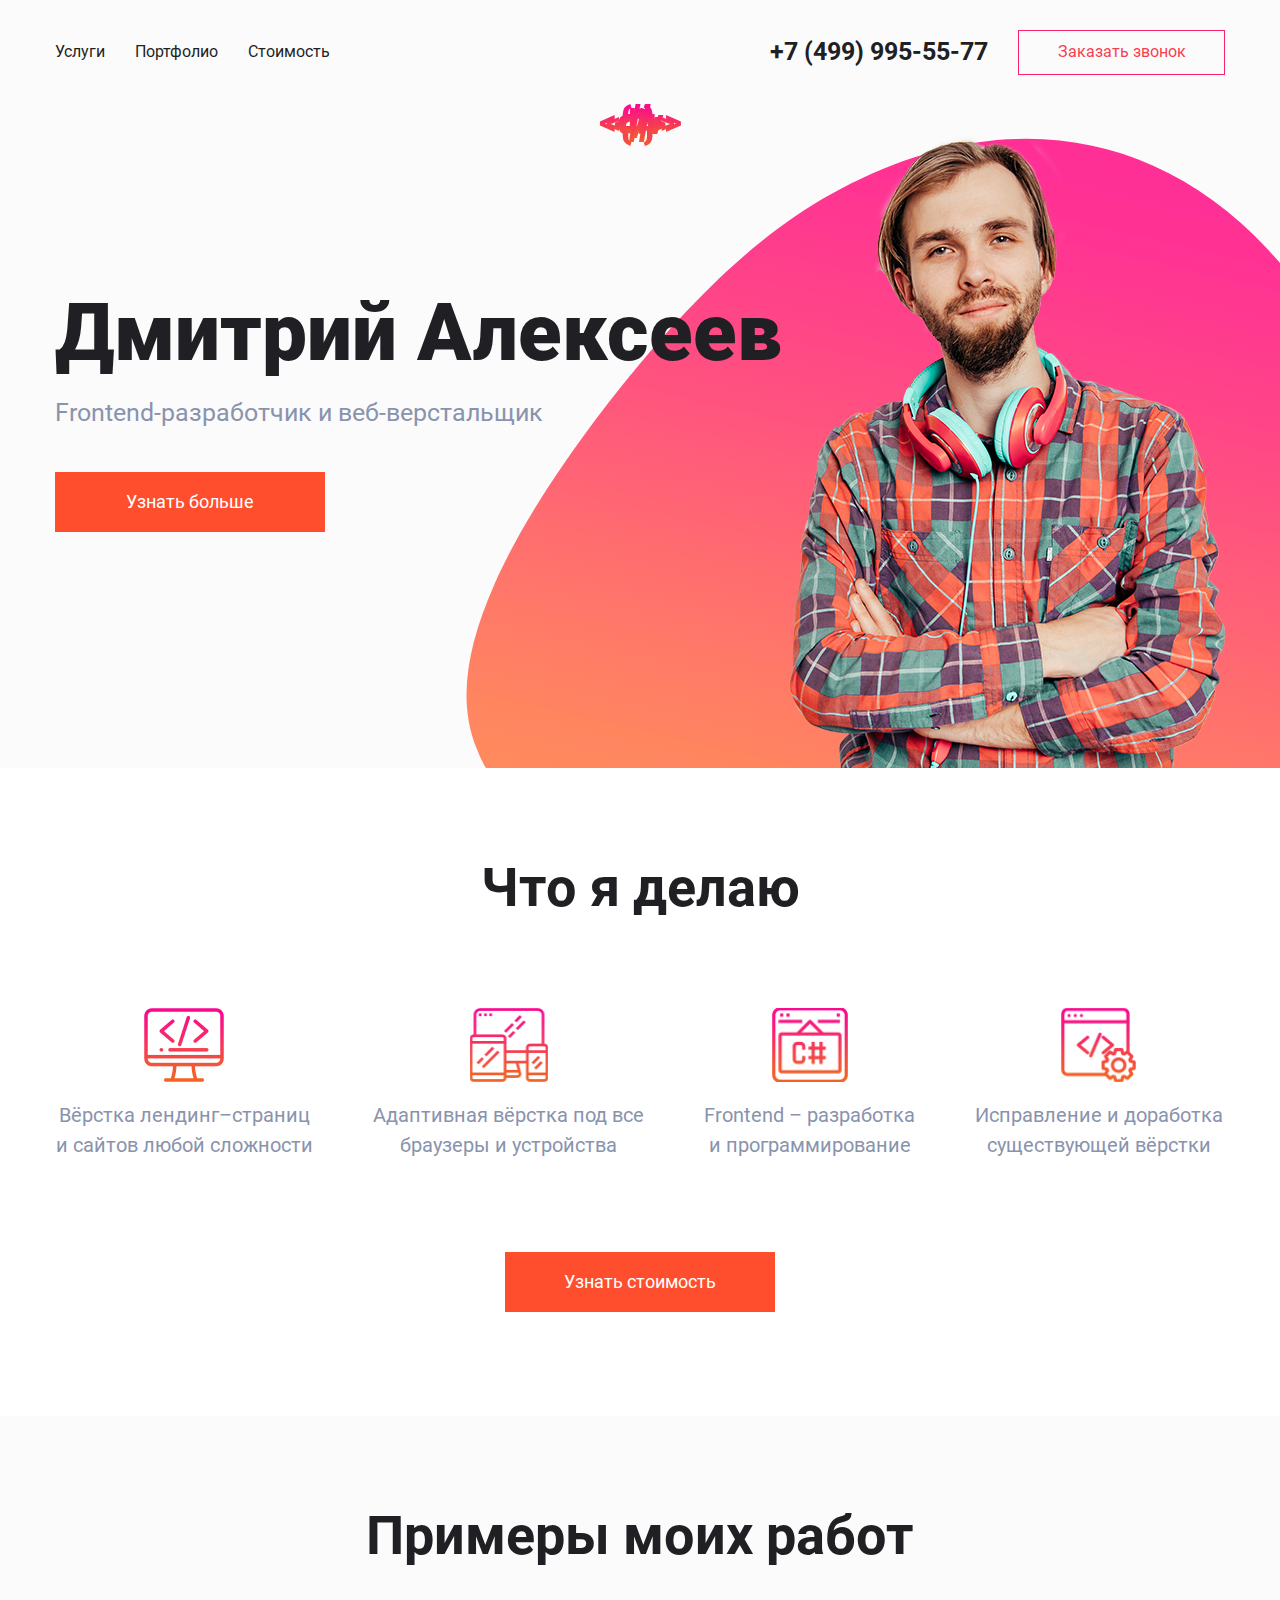
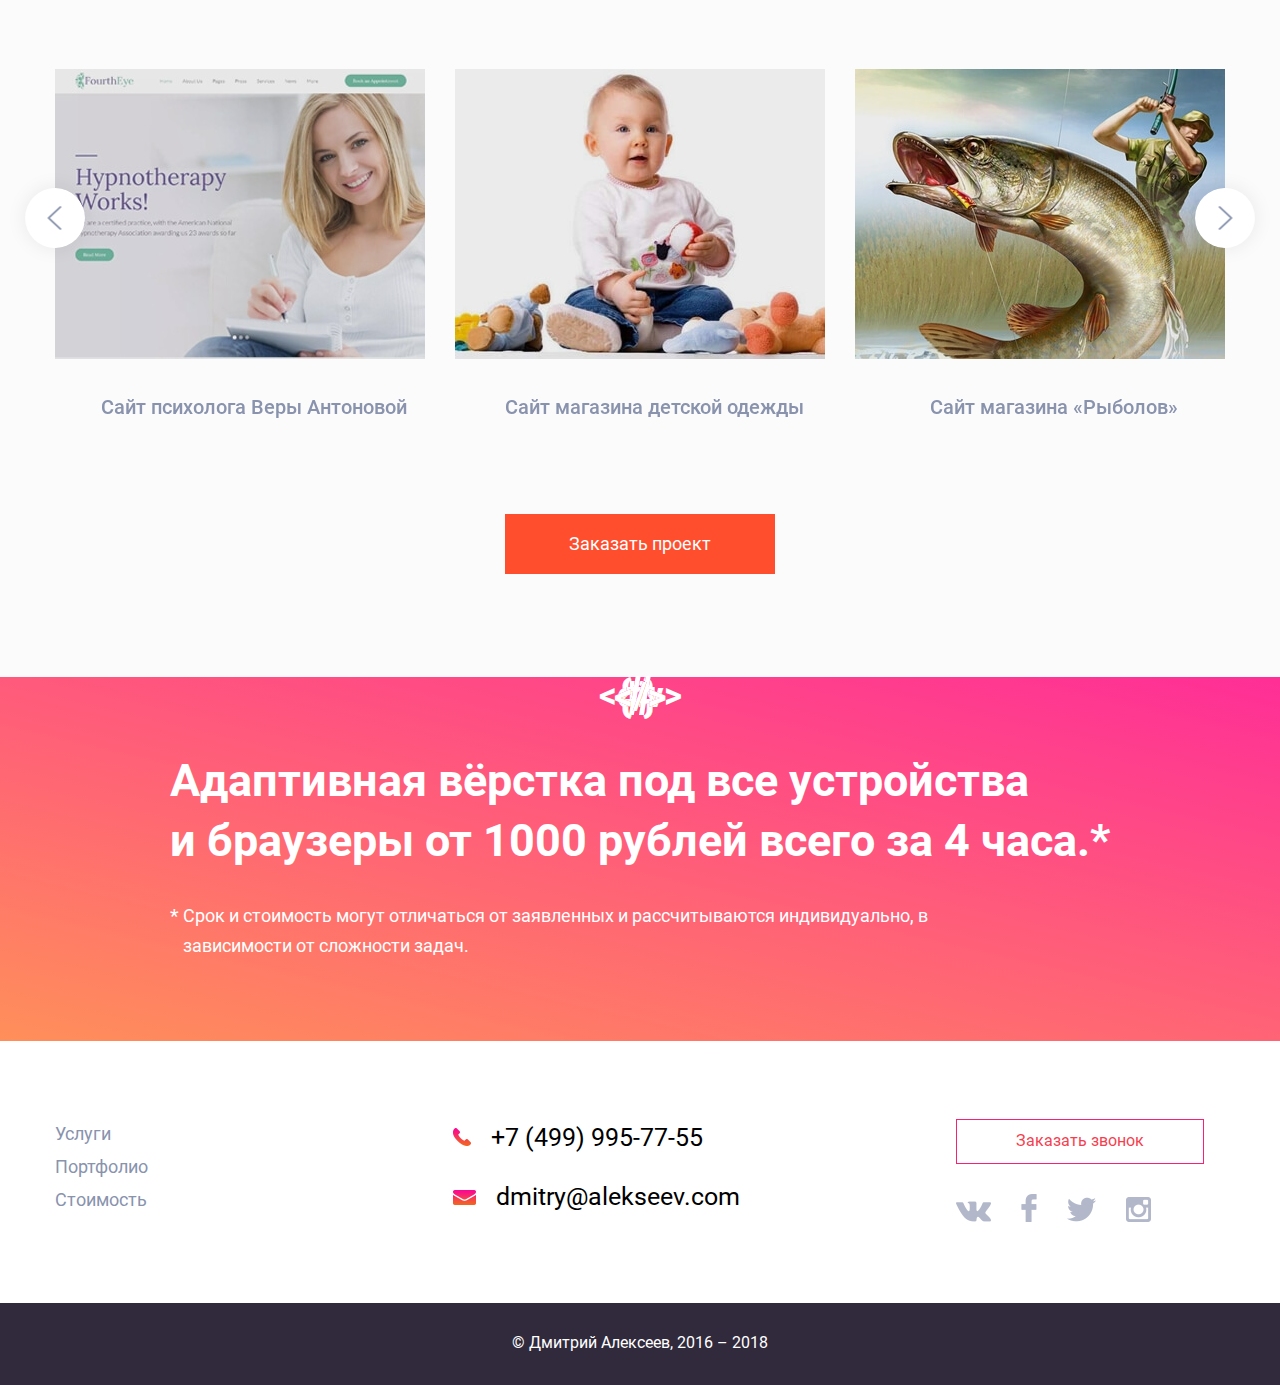
<file: index.html>
<!DOCTYPE html><html lang="ru"><head><meta charset="UTF-8"><meta name="viewport" content="width=device-width,initial-scale=1"><meta name="msapplication-TileColor" content="#da532c"><meta name="theme-color" content="#ffffff"><meta http-equiv="X-UA-Compatible" content="ie=edge"><meta name="description" content="Frontend, адаптивная и кроссбраузерная вёрстка сайтов, HTML5, CSS3, SCSS, Gulp, JavaScript"><title>Дмитрий Алексеев. Сайт-портфолио.</title><!-- icons --><link rel="apple-touch-icon" sizes="180x180" href="/apple-touch-icon.png"><link rel="icon" type="image/png" sizes="32x32" href="/favicon-32x32.png"><link rel="icon" type="image/png" sizes="16x16" href="/favicon-16x16.png"><link rel="mask-icon" href="/safari-pinned-tab.svg" color="#5bbad5"><!-- preload fonts --><!-- woff2 --><link rel="preload" href="fonts/Roboto-Regular.woff2" as="font" type="font/woff2" crossorigin="anonymous"><link rel="preload" href="fonts/Roboto-Medium.woff2" as="font" type="font/woff2" crossorigin="anonymous"><link rel="preload" href="fonts/Roboto-Bold.woff2" as="font" type="font/woff2" crossorigin="anonymous"><link rel="preload" href="fonts/Roboto-Black.woff2" as="font" type="font/woff2" crossorigin="anonymous"><!-- woff --><link rel="preload" href="fonts/Roboto-Regular.woff" as="font" type="font/woff" crossorigin="anonymous"><link rel="preload" href="fonts/Roboto-Medium.woff" as="font" type="font/woff" crossorigin="anonymous"><link rel="preload" href="fonts/Roboto-Bold.woff" as="font" type="font/woff" crossorigin="anonymous"><link rel="preload" href="fonts/Roboto-Black.woff" as="font" type="font/woff" crossorigin="anonymous"><!-- CSS --><link rel="stylesheet" href="css/main.min.css" type="text/css"><noscript><meta http-equiv="refresh" content="0; url=modalForm.html"></noscript></head><body class="body js-body no-js"><div class="site-container"><header class="header js-header"><div class="container header__container"><button class="header__burger burger btn-reset js-nav-btn" aria-label="Кнопка для меню навигации"></button><nav class="nav header__nav"><ul class="nav__list"><li class="nav__item"><a href="#skills" class="nav__link js-anchor">Услуги</a></li><li class="nav__item"><a href="#works" class="nav__link js-anchor">Портфолио</a></li><li class="nav__item"><a href="#cost" class="nav__link js-anchor">Стоимость</a></li></ul></nav><a href="tel:+74999955577" class="call-tel">+7 (499) 995-55-77</a> <button class="call-icon btn-reset js-open-modal" aria-label="Заказать звонок"></button> <button class="call-btn btn-reset js-open-modal">Заказать звонок</button></div></header><main class="main-content js-main-content" aria-hidden="false"><section id="about" class="about"><div class="outer about__outer"><div class="container about__container"><h2 class="visually-hidden">Обо мне</h2><div class="tags"><span class="tag brases">&#123;&nbsp;&#125;</span> <span class="tag div div--one">&lt;div&gt;</span> <span class="tag div div--two">&lt;div&gt;</span> <span class="tag lattice">&#35;</span> <span class="tag end-tag end-tag--one">&lt;&#47;&gt;</span> <span class="tag end-tag end-tag--two">&lt;&#47;&gt;</span></div><div class="about__text text-block"><h3 class="text-block__title">Дмитрий Алексеев</h3><p class="text-block__subtitle">Frontend-разработчик и веб-верстальщик</p><a href="#skills" class="about__link btn-reset link link--fill js-anchor">Узнать больше</a></div><picture class="about__photo main-photo"><!-- webp --><source media="(max-width: 1023px)" type="image/webp" srcset="img/main-photo__320.webp, img/main-photo__320@2x.webp 2x"><source type="image/webp" srcset="img/main-photo.webp, img/main-photo@2x.webp 2x"><!-- png --><source media="(max-width: 1023px)" srcset="img/main-photo__320.png, img/main-photo__320@2x.png 2x"><img src="img/main-photo.png" alt="Парень с бородой в наушниках на шее и в клетчатой рубашке, фото по пояс" srcset="img/main-photo@2x.png 2x"></picture></div></div></section><section id="skills" class="skills"><div class="container skills__container"><h2 class="skills__title section-title">Что я делаю</h2><ul class="skills__list services"><li class="services__item services__item--layout"><p class="services__text">Вёрстка лендинг–страниц<br>и сайтов любой сложности</p></li><li class="services__item services__item--adaptive"><p class="services__text">Адаптивная вёрстка под все браузеры и устройства</p></li><li class="services__item services__item--code"><p class="services__text">Frontend – разработка и программирование</p></li><li class="services__item services__item--correct"><p class="services__text">Исправление и доработка существующей вёрстки</p></li></ul><a href="#cost" class="skills__link btn-reset link link--fill js-anchor">Узнать стоимость</a></div></section><section id="works" class="works"><div class="container works__container"><h2 class="works__title section-title">Примеры моих работ</h2><div class="works-slider"><div class="swiper-wrapper"><div class="swiper-slide"><figure class="works__content"><picture><!-- webp --><source media="(max-width: 1023px)" srcset="img/anna-site__320.webp, img/anna-site__320@2x.webp 2x"><source media="(max-width: 1200px)" srcset="img/anna-site__1024.webp, img/anna-site__1024@2x.webp 2x"><!-- jpg --><source media="(max-width: 1023px)" srcset="img/anna-site__320.jpg, img/anna-site__320@2x.jpg 2x"><source media="(max-width: 1200px)" srcset="img/anna-site__1024.jpg, img/anna-site__1024@2x.jpg 2x"><img src="img/anna-site.jpg" alt="Фото главной страницы сайта гипнотерапии" class="works__image" srcset="img/anna-site@2x.jpg 2x"></picture><figcaption class="works__descr">Сайт психолога Веры Антоновой</figcaption></figure></div><div class="swiper-slide"><figure class="works__content"><picture><!-- webp --><source media="(max-width: 1023px)" srcset="img/baby-site__320.webp, img/baby-site__320@2x.webp 2x"><source media="(max-width: 1200px)" srcset="img/baby-site__1024.webp, img/baby-site__1024@2x.webp 2x"><!-- jpg --><source media="(max-width: 1023px)" srcset="img/baby-site__320.jpg, img/baby-site__320@2x.jpg 2x"><source media="(max-width: 1200px)" srcset="img/baby-site__1024.jpg, img/baby-site__1024@2x.jpg 2x"><img src="img/baby-site.jpg" alt="Фото главной страницы сайта гипнотерапии" class="works__image" srcset="img/baby-site@2x.jpg 2x"></picture><figcaption class="works__descr">Сайт магазина детской одежды</figcaption></figure></div><div class="swiper-slide"><figure class="works__content"><picture><!-- webp --><source media="(max-width: 1023px)" srcset="img/fish-site__320.webp, img/fish-site__320@2x.webp 2x"><source media="(max-width: 1200px)" srcset="img/fish-site__1024.webp, img/fish-site__1024@2x.webp 2x"><!-- jpg --><source media="(max-width: 1023px)" srcset="img/fish-site__320.jpg, img/fish-site__320@2x.jpg 2x"><source media="(max-width: 1200px)" srcset="img/fish-site__1024.jpg, img/fish-site__1024@2x.jpg 2x"><img src="img/fish-site.jpg" alt="Фото главной страницы сайта гипнотерапии" class="works__image" srcset="img/fish-site@2x.jpg 2x"></picture><figcaption class="works__descr">Сайт магазина «Рыболов»</figcaption></figure></div></div></div><div class="swiper-pagination"></div><button class="swiper-button-prev btn-reset" type="button" aria-label="Кнопка вперед"></button> <button class="swiper-button-next btn-reset" type="button" aria-label="Кнопка назад"></button> <button class="about__link btn-reset link link--fill js-open-modal">Заказать проект</button></div></section><section id="cost" class="cost"><h2 class="visually-hidden">Стоимость</h2><div class="tags"><span class="tag brases brases--one">&#123;&nbsp;&#125;</span> <span class="tag brases brases--two">&#123;&nbsp;&#125;</span> <span class="tag div div--one">&lt;div&gt;</span> <span class="tag div div--two">&lt;div&gt;</span> <span class="tag lattice">&#35;</span> <span class="tag end-tag end-tag--one">&lt;&#47;&gt;</span></div><div class="container cost__container"><p class="cost__text">Адаптивная вёрстка под все устройства<br>и браузеры от 1000 рублей всего за 4 часа.*</p><p class="cost__descr">Срок и стоимость могут отличаться от заявленных и рассчитываются индивидуально, в зависимости от сложности задач.</p></div></section></main><footer id="footer" class="footer"><div class="container footer__container"><nav class="nav footer__nav"><ul class="nav__list"><li class="nav__item"><a href="#skills" class="nav__link js-anchor">Услуги</a></li><li class="nav__item"><a href="#about" class="nav__link js-anchor">Портфолио</a></li><li class="nav__item"><a href="#cost" class="nav__link js-anchor">Стоимость</a></li></ul></nav><div class="contacts footer__contacts"><a href="tel:+74999957755" class="contacts__link contacts__link--phone">+7 (499) 995-77-55</a> <a href="mailto:dmitry@alekseev.com" class="contacts__link contacts__link--mail">dmitry@alekseev.com</a></div><div class="user-block"><button class="user-block__btn call-btn btn-reset js-open-modal">Заказать звонок</button><div class="user-block__social social"><ul class="social__list"><li class="social__item"><a href="https://vk.com/" class="social__link social__link--vk" aria-label="Go to Vkontakte" target="_blank"></a></li><li class="social__item"><a href="https://www.facebook.com/" class="social__link social__link--fb" aria-label="Go to Facebook" target="_blank"></a></li><li class="social__item"><a href="https://twitter.com/?lang=ru" class="social__link social__link--tw" aria-label="Go to Twitter" target="_blank"></a></li><li class="social__item"><a href="https://www.instagram.com/?hl=ru" class="social__link social__link--inst" aria-label="Go to Instagram" target="_blank"></a></li></ul></div></div></div><div class="footer__copyright copyright"><div class="container copyright__container"><small class="copyright__text">© Дмитрий Алексеев, 2016 – 2018</small></div></div></footer><div class="modal js-modal" aria-modal="true" aria-hidden="true" aria-labelledby="modalTitle" role="dialog"><form id="form" class="modal__form modal-form" name="modalForm"><div class="modal__container"><input type="hidden" name="project_name" value="Сайт-портфолио Дмитрия Алексеева"> <input type="hidden" name="admin_email" value="exzy92@gmail.com"> <input type="hidden" name="form_subject" value="Перезвонить"><h2 id="modalTitle" class="modal__title">Оставьте контактные данные и я вам перезвоню</h2><!-- name --> <label class="modal__label" for="name">Ваше имя: <input class="modal-form__input js-modal-input" type="text" name="name" id="name" placeholder="ФИО" title="Введите данные в формате Фамилия Имя Отчество" required></label><!-- email --> <label class="modal__label" for="email">Ваш email: <input class="modal-form__input js-modal-input" type="email" name="email" id="email" placeholder="example@test.ru" required></label><!-- phone --> <label class="modal__label" for="tel">Ваш телефон: <input class="modal-form__input js-modal-input" type="text" name="tel" id="tel" placeholder="+7(999)-555-55-55" required></label><div class="modal__buttons"><button class="modal__submit link link--fill btn-reset js-form-submit" type="submit">Отправить</button> <button class="modal__cancel link link--fill btn-reset js-modal-close" type="button">Отмена</button></div></div></form><button class="modal__close modal-close btn-reset js-modal-close" aria-label="Закрыть форму"></button></div><div class="modal-overlay js-modal-overlay"></div></div><script src="js/main.min.js"></script></body></html>
</file>
<file: css/main.min.css>
/*! normalize.css v8.0.1 | MIT License | github.com/necolas/normalize.css */html{line-height:1.15;-webkit-text-size-adjust:100%;box-sizing:border-box}details,main{display:block}h1{font-size:2em;margin:.67em 0}hr{box-sizing:content-box;height:0;overflow:visible}code,kbd,pre,samp{font-family:monospace,monospace;font-size:1em}a{background-color:transparent;text-decoration:none;color:inherit}abbr[title]{border-bottom:none;text-decoration:underline;text-decoration:underline dotted}b,strong{font-weight:bolder}small{font-size:80%}sub,sup{font-size:75%;line-height:0;position:relative;vertical-align:baseline}sub{bottom:-.25em}sup{top:-.5em}img{border-style:none;height:auto;max-width:100%}button,input,optgroup,select,textarea{font-family:inherit;font-size:100%;line-height:1.15;margin:0}button,input{overflow:visible}button,select{text-transform:none}[type=button],[type=reset],[type=submit],button{-webkit-appearance:button}[type=button]::-moz-focus-inner,[type=reset]::-moz-focus-inner,[type=submit]::-moz-focus-inner,button::-moz-focus-inner{border-style:none;padding:0}[type=button]:-moz-focusring,[type=reset]:-moz-focusring,[type=submit]:-moz-focusring,button:-moz-focusring{outline:ButtonText dotted 1px}fieldset{padding:.35em .75em .625em}legend{box-sizing:border-box;color:inherit;display:table;max-width:100%;padding:0;white-space:normal}progress{vertical-align:baseline}textarea{overflow:auto}[type=checkbox],[type=radio]{box-sizing:border-box;padding:0}[type=number]::-webkit-inner-spin-button,[type=number]::-webkit-outer-spin-button{height:auto}[type=search]{-webkit-appearance:textfield;outline-offset:-2px}[type=search]::-webkit-search-decoration{-webkit-appearance:none}::-webkit-file-upload-button{-webkit-appearance:button;font:inherit}summary{display:list-item}[hidden],template{display:none}@font-face{font-family:swiper-icons;src:url('data:application/font-woff;charset=utf-8;base64, [base64]//wADZ2x5ZgAAAywAAADMAAAD2MHtryVoZWFkAAABbAAAADAAAAA2E2+eoWhoZWEAAAGcAAAAHwAAACQC9gDzaG10eAAAAigAAAAZAAAArgJkABFsb2NhAAAC0AAAAFoAAABaFQAUGG1heHAAAAG8AAAAHwAAACAAcABAbmFtZQAAA/gAAAE5AAACXvFdBwlwb3N0AAAFNAAAAGIAAACE5s74hXjaY2BkYGAAYpf5Hu/j+W2+MnAzMYDAzaX6QjD6/4//Bxj5GA8AuRwMYGkAPywL13jaY2BkYGA88P8Agx4j+/8fQDYfA1AEBWgDAIB2BOoAeNpjYGRgYNBh4GdgYgABEMnIABJzYNADCQAACWgAsQB42mNgYfzCOIGBlYGB0YcxjYGBwR1Kf2WQZGhhYGBiYGVmgAFGBiQQkOaawtDAoMBQxXjg/wEGPcYDDA4wNUA2CCgwsAAAO4EL6gAAeNpj2M0gyAACqxgGNWBkZ2D4/wMA+xkDdgAAAHjaY2BgYGaAYBkGRgYQiAHyGMF8FgYHIM3DwMHABGQrMOgyWDLEM1T9/w8UBfEMgLzE////P/5//f/V/xv+r4eaAAeMbAxwIUYmIMHEgKYAYjUcsDAwsLKxc3BycfPw8jEQA/[base64]/uznmfPFBNODM2K7MTQ45YEAZqGP81AmGGcF3iPqOop0r1SPTaTbVkfUe4HXj97wYE+yNwWYxwWu4v1ugWHgo3S1XdZEVqWM7ET0cfnLGxWfkgR42o2PvWrDMBSFj/IHLaF0zKjRgdiVMwScNRAoWUoH78Y2icB/yIY09An6AH2Bdu/UB+yxopYshQiEvnvu0dURgDt8QeC8PDw7Fpji3fEA4z/PEJ6YOB5hKh4dj3EvXhxPqH/SKUY3rJ7srZ4FZnh1PMAtPhwP6fl2PMJMPDgeQ4rY8YT6Gzao0eAEA409DuggmTnFnOcSCiEiLMgxCiTI6Cq5DZUd3Qmp10vO0LaLTd2cjN4fOumlc7lUYbSQcZFkutRG7g6JKZKy0RmdLY680CDnEJ+UMkpFFe1RN7nxdVpXrC4aTtnaurOnYercZg2YVmLN/d/gczfEimrE/fs/bOuq29Zmn8tloORaXgZgGa78yO9/cnXm2BpaGvq25Dv9S4E9+5SIc9PqupJKhYFSSl47+Qcr1mYNAAAAeNptw0cKwkAAAMDZJA8Q7OUJvkLsPfZ6zFVERPy8qHh2YER+3i/BP83vIBLLySsoKimrqKqpa2hp6+jq6RsYGhmbmJqZSy0sraxtbO3sHRydnEMU4uR6yx7JJXveP7WrDycAAAAAAAH//wACeNpjYGRgYOABYhkgZgJCZgZNBkYGLQZtIJsFLMYAAAw3ALgAeNolizEKgDAQBCchRbC2sFER0YD6qVQiBCv/H9ezGI6Z5XBAw8CBK/m5iQQVauVbXLnOrMZv2oLdKFa8Pjuru2hJzGabmOSLzNMzvutpB3N42mNgZGBg4GKQYzBhYMxJLMlj4GBgAYow/P/PAJJhLM6sSoWKfWCAAwDAjgbRAAB42mNgYGBkAIIbCZo5IPrmUn0hGA0AO8EFTQAA') format('woff');font-weight:400;font-style:normal}:root{--swiper-theme-color:#007aff;--swiper-navigation-size:44px;--color-black:#000;--color-white:#fff;--color-alabaster:#fbfbfb;--color-shark:#1f1f24;--color-wild-watermelon:#fc557c;--color-sunset-orange:#f53f4f;--color-radical-red:#f82370;--color-bali-hai:#8993ad;--color-red-orange:#ff4e2e;--color-gallery:#ebebeb;--color-blackcurrant:#31293c;--color-ghost:#c1c7d1}.swiper-container{margin-left:auto;margin-right:auto;position:relative;overflow:hidden;list-style:none;padding:0;z-index:1}.swiper-container-vertical>.swiper-wrapper{flex-direction:column}.swiper-wrapper{position:relative;width:100%;height:100%;z-index:1;display:flex;transition-property:transform;box-sizing:content-box}.swiper-container-android .swiper-slide,.swiper-wrapper{transform:translate3d(0,0,0)}.swiper-container-multirow>.swiper-wrapper{flex-wrap:wrap}.swiper-container-multirow-column>.swiper-wrapper{flex-wrap:wrap;flex-direction:column}.swiper-container-free-mode>.swiper-wrapper{transition-timing-function:ease-out;margin:0 auto}.swiper-slide{flex-shrink:0;width:100%;height:100%;position:relative;transition-property:transform}.swiper-slide-invisible-blank{visibility:hidden}.swiper-container-autoheight,.swiper-container-autoheight .swiper-slide{height:auto}.swiper-container-autoheight .swiper-wrapper{align-items:flex-start;transition-property:transform,height}.swiper-container-3d{perspective:1200px}.swiper-container-3d .swiper-cube-shadow,.swiper-container-3d .swiper-slide,.swiper-container-3d .swiper-slide-shadow-bottom,.swiper-container-3d .swiper-slide-shadow-left,.swiper-container-3d .swiper-slide-shadow-right,.swiper-container-3d .swiper-slide-shadow-top,.swiper-container-3d .swiper-wrapper{transform-style:preserve-3d}.swiper-container-3d .swiper-slide-shadow-bottom,.swiper-container-3d .swiper-slide-shadow-left,.swiper-container-3d .swiper-slide-shadow-right,.swiper-container-3d .swiper-slide-shadow-top{position:absolute;left:0;top:0;width:100%;height:100%;pointer-events:none;z-index:10}.swiper-container-3d .swiper-slide-shadow-left{background-image:linear-gradient(to left,rgba(0,0,0,.5),rgba(0,0,0,0))}.swiper-container-3d .swiper-slide-shadow-right{background-image:linear-gradient(to right,rgba(0,0,0,.5),rgba(0,0,0,0))}.swiper-container-3d .swiper-slide-shadow-top{background-image:linear-gradient(to top,rgba(0,0,0,.5),rgba(0,0,0,0))}.swiper-container-3d .swiper-slide-shadow-bottom{background-image:linear-gradient(to bottom,rgba(0,0,0,.5),rgba(0,0,0,0))}.swiper-container-css-mode>.swiper-wrapper{overflow:auto;scrollbar-width:none;-ms-overflow-style:none}.swiper-container-css-mode>.swiper-wrapper::-webkit-scrollbar{display:none}.swiper-container-css-mode>.swiper-wrapper>.swiper-slide{scroll-snap-align:start start}.swiper-container-horizontal.swiper-container-css-mode>.swiper-wrapper{scroll-snap-type:x mandatory}.swiper-container-vertical.swiper-container-css-mode>.swiper-wrapper{scroll-snap-type:y mandatory}.swiper-button-next,.swiper-button-prev{position:absolute;width:calc(var(--swiper-navigation-size)/ 44 * 27);height:var(--swiper-navigation-size);margin-top:calc(-1 * var(--swiper-navigation-size)/ 2);z-index:10;display:flex;align-items:center;justify-content:center;color:var(--swiper-navigation-color,var(--swiper-theme-color))}.swiper-button-next.swiper-button-disabled,.swiper-button-prev.swiper-button-disabled{opacity:.35;cursor:auto;pointer-events:none}.swiper-button-next:after,.swiper-button-prev:after{font-family:swiper-icons;font-size:var(--swiper-navigation-size);text-transform:none!important;letter-spacing:0;text-transform:none;font-variant:initial;line-height:1}.swiper-button-prev,.swiper-container-rtl .swiper-button-next{left:10px;right:auto}.swiper-button-prev:after,.swiper-container-rtl .swiper-button-next:after{content:'prev'}.swiper-button-next,.swiper-container-rtl .swiper-button-prev{right:10px;left:auto}.swiper-button-next:after,.swiper-container-rtl .swiper-button-prev:after{content:'next'}.swiper-button-next.swiper-button-white,.swiper-button-prev.swiper-button-white{--swiper-navigation-color:#ffffff}.swiper-button-next.swiper-button-black,.swiper-button-prev.swiper-button-black{--swiper-navigation-color:#000000}.swiper-button-lock{display:none}.swiper-pagination{position:absolute;text-align:center;transition:opacity .3s;transform:translate3d(0,0,0);z-index:10}.swiper-pagination.swiper-pagination-hidden{opacity:0}.swiper-container-horizontal>.swiper-pagination-bullets,.swiper-pagination-custom,.swiper-pagination-fraction{bottom:10px;left:0;width:100%}.swiper-pagination-bullets-dynamic{overflow:hidden;font-size:0}.swiper-pagination-bullets-dynamic .swiper-pagination-bullet{transform:scale(.33);position:relative}.swiper-pagination-bullets-dynamic .swiper-pagination-bullet-active,.swiper-pagination-bullets-dynamic .swiper-pagination-bullet-active-main{transform:scale(1)}.swiper-pagination-bullets-dynamic .swiper-pagination-bullet-active-prev{transform:scale(.66)}.swiper-pagination-bullets-dynamic .swiper-pagination-bullet-active-prev-prev{transform:scale(.33)}.swiper-pagination-bullets-dynamic .swiper-pagination-bullet-active-next{transform:scale(.66)}.swiper-pagination-bullets-dynamic .swiper-pagination-bullet-active-next-next{transform:scale(.33)}.swiper-pagination-bullet{display:inline-block;border-radius:100%;background:#000;opacity:.2}button.swiper-pagination-bullet{border:none;margin:0;padding:0;box-shadow:none;-webkit-appearance:none;-moz-appearance:none;appearance:none}.swiper-pagination-clickable .swiper-pagination-bullet{cursor:pointer}.swiper-pagination-bullet-active{opacity:1;background:var(--swiper-pagination-color,var(--swiper-theme-color))}.swiper-container-vertical>.swiper-pagination-bullets{right:10px;top:50%;transform:translate3d(0,-50%,0)}.swiper-container-vertical>.swiper-pagination-bullets .swiper-pagination-bullet{margin:6px 0;display:block}.swiper-container-vertical>.swiper-pagination-bullets.swiper-pagination-bullets-dynamic{top:50%;transform:translateY(-50%);width:8px}.swiper-container-vertical>.swiper-pagination-bullets.swiper-pagination-bullets-dynamic .swiper-pagination-bullet{display:inline-block;transition:transform .2s,top .2s}.swiper-container-horizontal>.swiper-pagination-bullets .swiper-pagination-bullet{margin:0 4px}.swiper-container-horizontal>.swiper-pagination-bullets.swiper-pagination-bullets-dynamic{left:50%;transform:translateX(-50%);white-space:nowrap}.swiper-container-horizontal>.swiper-pagination-bullets.swiper-pagination-bullets-dynamic .swiper-pagination-bullet{transition:transform .2s,left .2s}.swiper-container-horizontal.swiper-container-rtl>.swiper-pagination-bullets-dynamic .swiper-pagination-bullet{transition:transform .2s,right .2s}.swiper-pagination-progressbar{background:rgba(0,0,0,.25);position:absolute}.swiper-pagination-progressbar .swiper-pagination-progressbar-fill{background:var(--swiper-pagination-color,var(--swiper-theme-color));position:absolute;left:0;top:0;width:100%;height:100%;transform:scale(0);transform-origin:left top}.swiper-container-rtl .swiper-pagination-progressbar .swiper-pagination-progressbar-fill{transform-origin:right top}.swiper-container-horizontal>.swiper-pagination-progressbar,.swiper-container-vertical>.swiper-pagination-progressbar.swiper-pagination-progressbar-opposite{width:100%;height:4px;left:0;top:0}.swiper-container-horizontal>.swiper-pagination-progressbar.swiper-pagination-progressbar-opposite,.swiper-container-vertical>.swiper-pagination-progressbar{width:4px;height:100%;left:0;top:0}.swiper-pagination-white{--swiper-pagination-color:#ffffff}.swiper-pagination-black{--swiper-pagination-color:#000000}.swiper-pagination-lock{display:none}.swiper-scrollbar{border-radius:10px;position:relative;-ms-touch-action:none;background:rgba(0,0,0,.1)}.swiper-container-horizontal>.swiper-scrollbar{position:absolute;left:1%;bottom:3px;z-index:50;height:5px;width:98%}.swiper-container-vertical>.swiper-scrollbar{position:absolute;right:3px;top:1%;z-index:50;width:5px;height:98%}.swiper-scrollbar-drag{height:100%;width:100%;position:relative;background:rgba(0,0,0,.5);border-radius:10px;left:0;top:0}.swiper-scrollbar-cursor-drag{cursor:move}.swiper-scrollbar-lock{display:none}.swiper-zoom-container{width:100%;height:100%;display:flex;justify-content:center;align-items:center;text-align:center}.swiper-zoom-container>canvas,.swiper-zoom-container>img,.swiper-zoom-container>svg{max-width:100%;max-height:100%;object-fit:contain}.swiper-slide-zoomed{cursor:move}.swiper-lazy-preloader{width:42px;height:42px;position:absolute;left:50%;top:50%;margin-left:-21px;margin-top:-21px;z-index:10;transform-origin:50%;animation:1s linear infinite swiper-preloader-spin;box-sizing:border-box;border:4px solid var(--swiper-preloader-color,var(--swiper-theme-color));border-radius:50%;border-top-color:transparent}.swiper-lazy-preloader-white{--swiper-preloader-color:#fff}.swiper-lazy-preloader-black{--swiper-preloader-color:#000}@keyframes swiper-preloader-spin{100%{transform:rotate(360deg)}}.swiper-container .swiper-notification{position:absolute;left:0;top:0;pointer-events:none;opacity:0;z-index:-1000}.swiper-container-fade.swiper-container-free-mode .swiper-slide{transition-timing-function:ease-out}.swiper-container-fade .swiper-slide{pointer-events:none;transition-property:opacity}.swiper-container-fade .swiper-slide .swiper-slide{pointer-events:none}.swiper-container-fade .swiper-slide-active,.swiper-container-fade .swiper-slide-active .swiper-slide-active{pointer-events:auto}.swiper-container-cube{overflow:visible}.swiper-container-cube .swiper-slide{pointer-events:none;-webkit-backface-visibility:hidden;backface-visibility:hidden;z-index:1;visibility:hidden;transform-origin:0 0;width:100%;height:100%}.swiper-container-cube .swiper-slide .swiper-slide{pointer-events:none}.swiper-container-cube.swiper-container-rtl .swiper-slide{transform-origin:100% 0}.swiper-container-cube .swiper-slide-active,.swiper-container-cube .swiper-slide-active .swiper-slide-active{pointer-events:auto}.swiper-container-cube .swiper-slide-active,.swiper-container-cube .swiper-slide-next,.swiper-container-cube .swiper-slide-next+.swiper-slide,.swiper-container-cube .swiper-slide-prev{pointer-events:auto;visibility:visible}.swiper-container-cube .swiper-slide-shadow-bottom,.swiper-container-cube .swiper-slide-shadow-left,.swiper-container-cube .swiper-slide-shadow-right,.swiper-container-cube .swiper-slide-shadow-top{z-index:0;-webkit-backface-visibility:hidden;backface-visibility:hidden}.swiper-container-cube .swiper-cube-shadow{position:absolute;left:0;bottom:0;width:100%;height:100%;background:#000;opacity:.6;-webkit-filter:blur(50px);filter:blur(50px);z-index:0}.swiper-container-flip{overflow:visible}.swiper-container-flip .swiper-slide{pointer-events:none;-webkit-backface-visibility:hidden;backface-visibility:hidden;z-index:1}.swiper-container-flip .swiper-slide .swiper-slide{pointer-events:none}.swiper-container-flip .swiper-slide-active,.swiper-container-flip .swiper-slide-active .swiper-slide-active{pointer-events:auto}.swiper-container-flip .swiper-slide-shadow-bottom,.swiper-container-flip .swiper-slide-shadow-left,.swiper-container-flip .swiper-slide-shadow-right,.swiper-container-flip .swiper-slide-shadow-top{z-index:0;-webkit-backface-visibility:hidden;backface-visibility:hidden}@font-face{src:url(../fonts/Roboto-Medium.woff) format("woff"),url(../fonts/Roboto-Medium.woff2) format("woff2");font-family:Roboto;font-weight:500;font-style:normal;font-display:swap}@font-face{src:url(../fonts/Roboto-Bold.woff) format("woff"),url(../fonts/Roboto-Bold.woff2) format("woff2");font-family:Roboto;font-weight:700;font-style:normal;font-display:swap}@font-face{src:url(../fonts/Roboto-Black.woff) format("woff"),url(../fonts/Roboto-Black.woff2) format("woff2");font-family:Roboto;font-weight:900;font-style:normal;font-display:swap}@font-face{src:url(../fonts/Roboto-Regular.woff) format("woff"),url(../fonts/Roboto-Regular.woff2) format("woff2");font-family:Roboto;font-weight:400;font-style:normal;font-display:swap}*,::after,::before{box-sizing:inherit}body{position:relative;margin:0;font-family:Roboto,sans-serif;font-size:16px;color:var(--color-shark);background-color:var(--color-white)}ul{list-style:none;margin:0;padding:0}picture{font-size:0}.site-container{overflow:hidden}.for-mobile{display:none}.stop-scroll{position:fixed;left:0;right:0;overflow:hidden}.error{border:2px solid #ff4019!important}.visually-hidden{position:absolute!important;clip:rect(1px 1px 1px 1px);clip:rect(1px,1px,1px,1px);padding:0!important;border:0!important;height:1px!important;width:1px!important;overflow:hidden}.btn-reset{border:none;background:0 0;cursor:pointer}.btn-reset:disabled{border:2px solid #000;color:var(--color-white);background-color:#a09d9d;opacity:.2;pointer-events:none}.container{margin:0 auto;padding:0 15px;max-width:1200px}@media (max-width:1200px){.container{padding:0 40px;max-width:1024px}}@media (max-width:1023px){.for-mobile{display:block}.container{padding:0 20px;min-width:320px}}.link{display:flex;align-items:center;justify-content:center;width:270px;min-height:60px;font-weight:400;line-height:54px;text-align:center;color:var(--color-white)}.link--fill{font-size:18px;background-color:var(--color-red-orange);transition:opacity,transform .2s}.link--fill:focus{outline-color:var(--color-black);opacity:.8}.link--fill:active,.link--fill:hover{outline-color:var(--color-red-orange);opacity:.8;transition:opacity,transform .2s}@media (max-width:1200px){.link{width:320px;min-height:68px}}@media (max-width:1023px){.link{width:280px;min-height:55px;font-size:16px}}.section-title{margin:0;font-weight:700;font-size:54px;line-height:59.73px;text-align:center;color:var(--color-mine-shaft)}.js-message{position:fixed;left:50%;top:50%;z-index:9999;display:flex;align-items:center;justify-content:center;border:4px solid var(--color-red-orange);padding:20px;background-color:#faebd7;transform:translate(-50%,-50%)}.js-message strong{width:100%;font-size:20px;text-align:center}.header{padding-top:25px;padding-bottom:25px;background-color:var(--color-alabaster)}.header__nav{margin-right:auto}.header__container{display:flex;align-items:center;justify-content:space-between}.burger{display:none;width:45px;height:32px;background-image:url(../img/burger.png);transition:opacity .2s}.burger:focus{outline-color:var(--color-red-orange)}.burger:active,.burger:focus,.burger:hover{opacity:.8;transition:opacity .2s}@media (max-width:1200px){.burger{display:block;margin-right:auto}}@media (max-width:1023px){.section-title{font-weight:900;font-size:30px;line-height:normal}.header__container{max-width:320px}.header{padding-top:13px;padding-bottom:13px}.burger{margin-right:0;width:24px;height:18px;background-image:url(../img/burger_mobile.png)}}.call-tel{margin-right:30px;max-width:250px;font-weight:700;font-size:25px;line-height:54px;transition:opacity,transform .2s}.call-tel:focus{outline-color:var(--color-red-orange)}.call-tel:active,.call-tel:focus,.call-tel:hover{opacity:.8;transform:scaleX(1.05);transition:opacity,transform .2s}@media (max-width:1023px){.call-tel:active,.call-tel:focus,.call-tel:hover{font-size:18px;transition:none}.call-tel{margin-right:0;font-size:18px}.call-btn{display:none}}.call-btn{border:1px solid var(--color-radical-red);width:207px;min-height:45px;font-size:16px;color:var(--color-sunset-orange);transition:opacity,transform .2s}.call-btn:focus{outline-color:var(--color-red-orange)}.call-btn:active,.call-btn:focus,.call-btn:hover{border-width:2px;opacity:.8;transform:scaleX(1.05);transition:opacity,transform .2s}.call-btn:disabled{border:2px solid #000;color:var(--color-white);background-color:#a09d9d;opacity:.2;pointer-events:none}.call-icon{display:none;border-radius:50%;transition:background-color .2s}.call-icon:focus{outline-color:var(--color-red-orange)}.call-icon:active,.call-icon:hover{background-color:var(--color-ghost);transition:.2s}@media (max-width:1200px){.menu-open .burger{position:fixed;left:11%;top:40px;z-index:110;width:32px;background-image:url(../img/close.png);background-size:contain;background-repeat:no-repeat;background-color:inherit;transform:translateX(-100%)}.menu-open .burger:focus{outline-color:var(--color-red-orange)}.menu-open .burger:active,.menu-open .burger:hover{background-color:transparent}.menu-open .header__nav{display:block}.menu-open .nav__list{position:fixed;left:50%;top:0;z-index:100;display:block;padding-top:15px;padding-bottom:15px;padding-left:15%;width:100vw;background-color:var(--color-ghost);opacity:.9;transform:translateX(-50%)}.menu-open .nav__item{font-size:25px}.menu-open .nav__link{line-height:35px}.menu-open .call-tel{margin-right:auto}}@media (max-width:1023px){.call-icon{display:block;width:26px;height:26px;background:url(../img/call-icon.png) center no-repeat}.menu-open .burger{top:20px;width:20px;height:20px}.menu-open .nav__item{font-size:18px}}.nav{max-width:680px}.nav__list{display:flex;flex-wrap:wrap;align-items:center;justify-content:flex-start}.nav__item:not(:last-child){margin-right:30px}.nav__link{line-height:54px;color:var(--color-shark);transition:.2s}.nav__link:focus{outline-color:var(--color-red-orange)}.nav__link:active,.nav__link:focus,.nav__link:hover{color:var(--color-wild-watermelon)!important;transition:.2s}.nav__link:active{border-bottom:1px solid var(--color-wild-watermelon);color:var(--color-wild-watermelon)!important;transition:.2s}.about{position:relative;padding-top:27px;background-color:var(--color-alabaster)}.about__outer{margin:0 auto;max-width:1920px;background-image:url(../img/Ellipse.png);background-position:bottom right;background-repeat:no-repeat}@media (max-width:1200px){.nav{display:none}.about__outer{background-image:url(../img/Ellipse_1024.png)}}.about__container{display:flex;align-items:flex-end;justify-content:space-between}.about__photo{margin-right:-80px}@media (max-width:1440px){.about__photo{margin-right:0}}@media (max-width:1023px){.about__outer{background-image:url(../img/Ellipse_320.png);background-position:center bottom}.about__container{position:relative;flex-direction:column-reverse}.about__photo{width:224px;height:334px}.about{display:flex;margin-bottom:182px;padding-top:55px}}.text-block{display:flex;flex-direction:column;align-items:flex-start;align-self:flex-start;justify-content:flex-start;margin-top:150px}.text-block__title{margin:0;font-weight:900;font-size:80px;line-height:104.64px}@media (max-width:1200px){.text-block__title{margin-bottom:10px;font-size:54px;line-height:normal}}@media (max-width:1023px){.text-block__title{font-size:30px}}.text-block__subtitle{margin:0 0 32px;font-weight:400;font-size:25px;line-height:54px;color:var(--color-bali-hai)}@media (max-width:1200px){.text-block{margin-top:0;padding-top:180px}}@media (max-width:1023px){.text-block__subtitle{margin-bottom:24px;max-width:212px;font-size:16px;line-height:22px;text-align:center}.text-block{position:absolute;left:50%;top:345px;align-items:center;margin:0;padding-top:0;transform:translateX(-50%)}}.main-photo img{max-width:none}.skills{padding-top:90px;padding-bottom:104px}.skills__container{display:flex;flex-direction:column;align-items:center;justify-content:flex-start}.skills__title{margin-bottom:90px}@media (max-width:1023px){.skills__title{margin-bottom:44px}.skills{padding-top:40px;padding-bottom:50px}}.services{display:flex;flex-wrap:wrap;margin-bottom:92px;width:100%}.services__item{margin-right:5.1%;margin-bottom:75px;text-align:center}.services__item:nth-last-child(-n+4){margin-bottom:0}@media (max-width:1200px){.services__item:nth-last-child(-n+4){margin-bottom:76px}}@media (max-width:1023px){.services__item:nth-last-child(-n+4){margin-bottom:47px}}.services__item:nth-last-child(-n+2){margin-bottom:0}@media (max-width:1023px){.services__item:nth-last-child(-n+2){margin-bottom:47px}.services__item:nth-child(2n){margin-right:0}}.services__item:nth-last-child(-n+1){margin-bottom:0}.services__item:nth-child(4n){margin-right:0}.services__item--layout{width:258px}.services__item--layout::before{content:"";display:block;margin:0 auto;width:80px;height:74px;background:url(../img/layout.png) 0 0/cover no-repeat}@media (max-width:1023px){.services__item--layout::before{width:61px;height:56px;background-image:url(../img/layout_mob.png)}}.services__item--adaptive{width:272px}.services__item--adaptive::before{content:"";display:block;margin:0 auto;width:78px;height:74px;background:url(../img/adaptive.png) center/cover no-repeat}@media (max-width:1023px){.services__item--adaptive::before{width:66px;height:61px;background-image:url(../img/adaptive_mob.png)}}.services__item--code{width:211px}.services__item--code::before{content:"";display:block;margin:0 auto;width:76px;height:74px;background:url(../img/code.png) center/cover no-repeat}@media (max-width:1023px){.services__item--code::before{width:61px;height:61px;background-image:url(../img/code_mob.png)}.services__item--code .services__text{max-width:180px}}@media (max-width:1200px){.services__item--code{width:258px}}.services__item--correct{width:248px}.services__item--correct::before{content:"";display:block;margin:0 auto;width:75px;height:74px;background:url(../img/test.png) center/cover no-repeat}@media (max-width:1200px){.services__item--correct{width:272px}.services__item{margin-right:0}}.services__text{margin:18px 0 0;font-weight:400;font-size:20px;line-height:30px;text-align:center;color:var(--color-bali-hai)}@media (max-width:1023px){.services__item--correct::before{width:61px;height:61px;background-image:url(../img/test_mob.png)}.services__item{width:100%}.services__text{margin:15px auto 0;max-width:217px;font-size:16px;line-height:24px}}@media (max-width:1200px){.services{justify-content:space-between;margin-bottom:95px;max-width:650px}}@media (max-width:1023px){.services{flex-direction:column;align-items:center;justify-content:flex-start;margin-bottom:50px}.works__container{width:320px}}.works{padding-top:90px;padding-bottom:103px;background-color:var(--color-alabaster)}.works__container{position:relative;display:flex;flex-direction:column;align-items:center;justify-content:flex-start}.works__title{margin-bottom:104px}@media (max-width:1023px){.works__title{margin-bottom:40px}}.works__content{margin:0}.works__image{margin-bottom:14px}.works__descr{padding-left:28px;font-weight:500;font-size:20px;line-height:59.73px;text-align:center;color:var(--color-bali-hai)}.works-slider{position:relative;overflow:hidden;margin-bottom:76px;width:100%;height:100%}@media (max-width:1200px){.works__descr{font-size:25px;line-height:40.73px}.works{padding-bottom:101px}.works-slider{margin-bottom:210px}}@media (max-width:1023px){.works__descr{padding-left:0;font-size:18px;line-height:normal}.works{padding-top:42px;padding-bottom:50px}.works-slider{margin-bottom:104px}}.swiper-pagination{bottom:163px;display:none}.swiper-pagination-bullet{margin:0 15px;width:18px;height:18px;background-color:var(--color-gallery);opacity:1}.swiper-pagination-bullet-active{background-color:var(--color-red-orange)}@media (max-width:1023px){.swiper-pagination-bullet{margin:0 8px;width:10px;height:10px}.swiper-pagination{bottom:100px}}.swiper-button-next,.swiper-button-prev{top:45.5%;border:none;border-radius:50%;height:60px;box-shadow:0 0 20px rgba(0,0,0,.08);cursor:pointer}.swiper-button-prev{left:-15px;right:auto;width:60px;background:url(../img/arrow.png) center no-repeat}.swiper-button-prev::after{content:""}.swiper-button-next{left:auto;right:-15px;width:60px;background:url(../img/arrow.png) center no-repeat;transform:rotate(180deg)}.swiper-button-next::after{content:""}@-webkit-keyframes cost-brases--one{0%{transform:translate(0,0) rotate(0)}100%{transform:translate(-832px,68px) rotate(25deg)}}@keyframes cost-brases--one{0%{transform:translate(0,0) rotate(0)}100%{transform:translate(-832px,68px) rotate(25deg)}}@-webkit-keyframes cost-brases--two{0%{transform:translate(0,0) rotate(0)}100%{transform:translate(808px,265px) rotate(-15deg)}}@keyframes cost-brases--two{0%{transform:translate(0,0) rotate(0)}100%{transform:translate(808px,265px) rotate(-15deg)}}@-webkit-keyframes cost-div--two{0%{transform:translate(0,0) rotate(0)}100%{transform:translate(464px,304px) rotate(22deg)}}@keyframes cost-div--two{0%{transform:translate(0,0) rotate(0)}100%{transform:translate(464px,304px) rotate(22deg)}}@-webkit-keyframes cost-lattice{0%{transform:translate(0,0) rotate(0)}100%{transform:translate(-714px,260px) rotate(15deg)}}@keyframes cost-lattice{0%{transform:translate(0,0) rotate(0)}100%{transform:translate(-714px,260px) rotate(15deg)}}@-webkit-keyframes cost-end-tag{0%{transform:translate(0,0) rotate(0)}100%{transform:translate(698px,78px) rotate(-20deg)}}@keyframes cost-end-tag{0%{transform:translate(0,0) rotate(0)}100%{transform:translate(698px,78px) rotate(-20deg)}}.cost{position:relative;padding-top:74px;padding-bottom:80px;background-image:linear-gradient(13deg,#ff8f5a 0,#ff2f96 99%,#ff2f96 100%);background-color:var(--color-gallery)}.cost__container{padding-right:100px;padding-left:130px}@media (max-width:1200px){.swiper-pagination{display:block}.swiper-button-next,.swiper-button-prev{display:none}.cost__container{padding:0 40px}}.cost__text{margin:0 0 30px;font-weight:700;font-size:45px;line-height:60px;text-align:left;color:var(--color-white)}@media (max-width:1023px){.cost__container{padding:0 20px}.cost__text{margin-bottom:32px;font-size:28px;line-height:40px}}.cost__descr{display:flex;margin:0;padding-right:210px;font-weight:400;font-size:18px;line-height:30px;text-align:left;color:var(--color-white)}.cost__descr::before{content:"*";margin-right:4px;height:100%;font-size:20px}@media (max-width:1200px){.cost__descr{padding-right:0;max-width:80%}.cost .brases--one{font-size:29px}@-webkit-keyframes cost-brases--one{0%{transform:translate(0,0) rotate(0)}100%{transform:translate(-358px,22px) rotate(25deg)}}@keyframes cost-brases--one{0%{transform:translate(0,0) rotate(0)}100%{transform:translate(-358px,22px) rotate(25deg)}}}@media (max-width:1023px){.cost__descr{max-width:100%;font-size:15px}.cost .tags{display:none}.cost{padding-top:40px;padding-bottom:43px}}.cost .tag{color:var(--color-white)}.cost .brases--one{display:block;-webkit-animation:2s ease-in-out forwards cost-brases--one;animation:2s ease-in-out forwards cost-brases--one}.cost .brases--two{display:block;-webkit-animation:2s ease-in-out forwards cost-brases--two;animation:2s ease-in-out forwards cost-brases--two}.cost .div--one{display:none}.cost .div--two{-webkit-animation:2s ease-in-out forwards cost-div--two;animation:2s ease-in-out forwards cost-div--two}.cost .lattice{-webkit-animation:2s ease-in-out forwards cost-lattice;animation:2s ease-in-out forwards cost-lattice}.cost .end-tag--one{-webkit-animation:2s ease-in-out forwards cost-end-tag;animation:2s ease-in-out forwards cost-end-tag}.footer{padding-top:82px}.footer__container{display:flex;align-items:flex-start;justify-content:space-between;padding-right:36px;padding-bottom:77px}@media (max-width:1023px){.footer__container{flex-wrap:wrap;padding-bottom:47px}.footer .nav__list{margin-bottom:42px}}.footer__nav{display:inline-flex;margin-right:305px;max-width:250px}@media (max-width:1200px){.cost .brases--two{display:none}.cost .div--two{font-size:23px}@-webkit-keyframes cost-brases--two{0%{transform:translate(0,0) rotate(0)}100%{transform:translate(0,304px) rotate(22deg)}}@keyframes cost-brases--two{0%{transform:translate(0,0) rotate(0)}100%{transform:translate(0,304px) rotate(22deg)}}.cost .lattice{display:none}@-webkit-keyframes cost-end-tag{0%{transform:translate(0,0) rotate(0)}100%{transform:translate(364px,290px) rotate(-22deg)}}@keyframes cost-end-tag{0%{transform:translate(0,0) rotate(0)}100%{transform:translate(364px,290px) rotate(-22deg)}}.footer__nav{margin-right:48px}}.footer .nav__list{flex-direction:column;align-items:flex-start;justify-content:flex-start}.footer .nav__item{margin:0}.footer .nav__item:not(:last-child){margin-bottom:12px}.footer .nav__link{font-size:18px;line-height:normal;color:var(--color-bali-hai)}.footer__copyright{padding-top:10px;padding-bottom:12px}@media (max-width:1023px){.footer .nav__item:not(:last-child){margin-bottom:15px}.footer .nav__link{font-size:15px}.footer__copyright{padding-top:15px;padding-bottom:17px}}@media (max-width:1200px){.footer{padding-top:105px}}.contacts{display:flex;flex-direction:column;align-items:flex-start;justify-content:flex-start;margin-right:auto;max-width:290px}.contacts__link{display:flex;align-items:center;justify-content:center;font-size:25px;line-height:normal;text-align:left;color:var(--color-black);transition:opacity,transform .2s}.contacts__link:not(:last-child){margin-bottom:30px}.contacts__link:focus{outline-color:var(--color-red-orange)}.contacts__link:active,.contacts__link:focus,.contacts__link:hover{opacity:.8;transform:scaleX(1.05);transition:opacity,transform .2s}.contacts__link--phone::before{content:url(../img/call-answer.png);margin-right:20px}@media (max-width:1023px){.footer{padding-top:46px}.contacts__link:not(:last-child){margin-bottom:22px}.contacts__link--phone::before{content:url(../img/call-answer__320.png)}}.contacts__link--mail::before{content:url(../img/mail.png);margin-right:20px}@media (max-width:1200px){.contacts{margin-right:0}}@media (max-width:1023px){.contacts__link--mail::before{content:url(../img/mail__320.png)}.contacts__link{font-weight:500;font-size:20px;color:var(--color-bali-hai)}.contacts{margin-bottom:29px}}.user-block{width:248px}.user-block__btn{margin-top:-4px;margin-right:20px;margin-bottom:30px;border:1px solid var(--color-radical-red);width:100%;font-size:16px;color:var(--color-sunset-orange);transition:opacity .2s}.user-block__btn:focus{outline-color:var(--color-red-orange)}.user-block__btn:active,.user-block__btn:focus,.user-block__btn:hover{border-width:2px;opacity:.8;transition:opacity .2s}@media (max-width:1023px){.user-block__btn{display:block;margin-bottom:50px;width:280px;min-height:55px}.user-block{display:flex;flex-direction:column}}.social__list{display:flex;flex-wrap:wrap;align-items:flex-end;justify-content:flex-start}.social__item{margin-right:30px;margin-bottom:10px}.social__item:nth-last-child(-n+4){margin-bottom:0}.social__item:nth-child(4n){margin-right:0}.social__link{background-position:center;background-repeat:no-repeat;opacity:.65;transition:opacity .2s}.social__link:focus{outline-color:var(--color-red-orange)}.social__link:active,.social__link:focus,.social__link:hover{opacity:1;transition:opacity .2s}.social__link--vk{display:inline-flex;width:35px;height:21px;background-image:url(../img/vk.png)}.social__link--fb{display:inline-flex;width:16px;height:28px;background-image:url(../img/fb.png)}.social__link--tw{display:inline-flex;width:29px;height:25px;background-image:url(../img/tw.png)}.social__link--inst{display:inline-flex;width:25px;height:25px;background-image:url(../img/inst.png)}.copyright{text-align:center;background-color:var(--color-blackcurrant)}.copyright__text{font-size:16px;line-height:59.73px;color:var(--color-white)}@media (max-width:1023px){.copyright__text{font-size:12px;line-height:normal}}@-webkit-keyframes brases{0%{transform:translate(0,0) rotate(0)}100%{transform:translate(-830px,40px) rotate(25deg)}}@keyframes brases{0%{transform:translate(0,0) rotate(0)}100%{transform:translate(-830px,40px) rotate(25deg)}}@-webkit-keyframes div--one{0%{transform:translate(0,0) rotate(0)}100%{transform:translate(-171px,60px) rotate(-15deg)}}@keyframes div--one{0%{transform:translate(0,0) rotate(0)}100%{transform:translate(-171px,60px) rotate(-15deg)}}@-webkit-keyframes div--two{0%{transform:translate(0,0) rotate(0)}100%{transform:translate(-8px,440px) rotate(22deg)}}@keyframes div--two{0%{transform:translate(0,0) rotate(0)}100%{transform:translate(-8px,440px) rotate(22deg)}}@-webkit-keyframes lattice{0%{transform:translate(0,0) rotate(0)}100%{transform:translate(-714px,270px) rotate(15deg)}}@keyframes lattice{0%{transform:translate(0,0) rotate(0)}100%{transform:translate(-714px,270px) rotate(15deg)}}@-webkit-keyframes end-tag--one{0%{transform:translate(0,0) rotate(0)}100%{transform:translate(-584px,568px) rotate(-23deg)}}@keyframes end-tag--one{0%{transform:translate(0,0) rotate(0)}100%{transform:translate(-584px,568px) rotate(-23deg)}}@-webkit-keyframes div--one{0%{transform:translate(0,0) rotate(0)}100%{transform:translate(-170px,58px) rotate(-15deg)}}@keyframes div--one{0%{transform:translate(0,0) rotate(0)}100%{transform:translate(-170px,58px) rotate(-15deg)}}.tags{position:absolute;left:50%;top:0;max-width:1920px;transform:translateX(-50%)}.tag{position:absolute;left:0;top:0;font-weight:700;line-height:38.97px;color:rgba(255,255,255,0);background-image:linear-gradient(to top,#f26522 0,#fa0891 99%,#fa0891 100%);-webkit-background-clip:text;background-clip:text;transform:translateX(-50%)}.brases{width:45px;height:50px;font-size:43px;-webkit-animation:2s ease-in-out forwards brases;animation:2s ease-in-out forwards brases}@media (max-width:1200px){@-webkit-keyframes brases{0%{transform:translate(0,0) rotate(0)}100%{transform:translate(-435px,60px) rotate(25deg)}}@keyframes brases{0%{transform:translate(0,0) rotate(0)}100%{transform:translate(-435px,60px) rotate(25deg)}}}@media (max-width:1023px){.brases{width:26px;height:30px;font-size:22px}@-webkit-keyframes brases{0%{transform:translate(0,0) rotate(0)}100%{transform:translate(-108px,-38px) rotate(25deg)}}@keyframes brases{0%{transform:translate(0,0) rotate(0)}100%{transform:translate(-108px,-38px) rotate(25deg)}}.div--one{display:none}}.div--one{width:68px;height:35px;font-size:29px;-webkit-animation:2s ease-in-out forwards div--one;animation:2s ease-in-out forwards div--one}.div--two{width:83px;height:40px;font-size:35px;-webkit-animation:2s ease-in-out forwards div--two;animation:2s ease-in-out forwards div--two}@media (max-width:1200px){@-webkit-keyframes div--one{0%{transform:translate(0,0) rotate(0)}100%{transform:translate(375px,42px) rotate(-15deg)}}@keyframes div--one{0%{transform:translate(0,0) rotate(0)}100%{transform:translate(375px,42px) rotate(-15deg)}}@-webkit-keyframes div--two{0%{transform:translate(0,0) rotate(0)}100%{transform:translate(355px,444px) rotate(25deg)}}@keyframes div--two{0%{transform:translate(0,0) rotate(0)}100%{transform:translate(355px,444px) rotate(25deg)}}}@media (max-width:1023px){.div--two{width:40px;height:25px;font-size:14px}@-webkit-keyframes div--two{0%{transform:translate(0,0) rotate(0)}100%{transform:translate(88px,2px) rotate(20deg)}}@keyframes div--two{0%{transform:translate(0,0) rotate(0)}100%{transform:translate(88px,2px) rotate(20deg)}}}.lattice{width:35px;height:42px;font-size:55px;-webkit-animation:2s ease-in-out forwards lattice;animation:2s ease-in-out forwards lattice}@media (max-width:1200px){@-webkit-keyframes lattice{0%{transform:translate(0,0) rotate(0)}100%{transform:translate(-454px,538px) rotate(15deg)}}@keyframes lattice{0%{transform:translate(0,0) rotate(0)}100%{transform:translate(-454px,538px) rotate(15deg)}}}@media (max-width:1023px){.lattice{width:18px;height:30px;font-size:28px}@-webkit-keyframes lattice{0%{transform:translate(0,0) rotate(0)}100%{transform:translate(-122px,66px) rotate(15deg)}}@keyframes lattice{0%{transform:translate(0,0) rotate(0)}100%{transform:translate(-122px,66px) rotate(15deg)}}}.end-tag--one{width:53px;height:36px;font-size:38px;-webkit-animation:2s ease-in-out forwards end-tag--one;animation:2s ease-in-out forwards end-tag--one}@media (max-width:1200px){@-webkit-keyframes end-tag--one{0%{transform:translate(0,0) rotate(0)}100%{transform:translate(-152px,483px) rotate(-22deg)}}@keyframes end-tag--one{0%{transform:translate(0,0) rotate(0)}100%{transform:translate(-152px,483px) rotate(-22deg)}}}@media (max-width:1023px){.end-tag--one{width:23px;height:30px;font-size:16px}@-webkit-keyframes end-tag--one{0%{transform:translate(0,0) rotate(0)}100%{transform:translate(13px,-60px) rotate(-34deg)}}@keyframes end-tag--one{0%{transform:translate(0,0) rotate(0)}100%{transform:translate(13px,-60px) rotate(-34deg)}}}.end-tag--two{display:none;width:64px;height:34px;font-size:45px;-webkit-animation:2s ease-in-out forwards end-tag--two;animation:2s ease-in-out forwards end-tag--two}@media (max-width:1200px){.end-tag--two{display:block}@-webkit-keyframes end-tag--two{0%{transform:translate(0,0) rotate(0)}100%{transform:translate(-88px,135px) rotate(15deg)}}@keyframes end-tag--two{0%{transform:translate(0,0) rotate(0)}100%{transform:translate(-88px,135px) rotate(15deg)}}}.modal{position:fixed;left:50%;top:50%;z-index:1000;display:none;border:5px solid var(--color-wild-watermelon);padding:10px 40px;width:46%;background-color:var(--color-alabaster);transform:translate(-50%,-50%)}.modal__title{margin:0 0 40px;border-bottom:2px solid var(--color-shark);padding-bottom:10px;width:100%;font-size:35px;text-align:center}@media (max-width:1200px){.modal__title{font-size:28px}}@media (max-width:1023px){.end-tag--two{display:none}.modal__title{margin-bottom:20px;font-size:20px}}.modal__form{padding:60px 0}@media (max-width:1200px){.modal__form{padding:40px 0}}.modal__label{display:flex;align-items:center;justify-content:space-between;width:100%;font-weight:900;font-size:20px}.modal__label:not(:last-child){margin-bottom:40px}@media (max-width:1023px){.modal__label:not(:last-child){margin-bottom:20px}.modal__label{display:flex;flex-wrap:wrap;font-size:18px}}.modal__container{display:flex;flex-direction:column;align-items:flex-start;justify-content:space-between;padding:0 60px}@media (max-width:1200px){.modal__container{padding:0 25px}}.modal__buttons{display:flex;align-items:flex-start;justify-content:space-between;width:100%}.modal__close{position:absolute;right:1.5%;top:5%;width:48px;height:48px;background:url(../img/close.png) center/cover no-repeat}@media (max-width:1023px){.modal__container{padding:0 10px}.modal__close{top:1.5%;width:30px;height:30px;background-image:url(../img/close_320.png)}}.modal__cancel,.modal__submit{border-radius:5px;width:160px;height:60px}@media (max-width:1200px){.modal__cancel,.modal__submit{width:140px;height:40px;font-size:14px}}@media (max-width:1023px){.modal__cancel,.modal__submit{width:100px}.modal{width:320px}}.modal-form__input{border:none;border-bottom:2px solid var(--color-black);padding:5px 10px;width:70%;font-weight:400;font-size:16px;background-color:transparent}.modal-form__input:focus{outline-color:var(--color-red-orange)}@media (max-width:1440px){.modal-form__input{width:60%;font-size:16px}}@media (max-width:1023px){.modal-form__input{margin-top:5px;width:100%}}.modal-overlay{position:fixed;left:0;right:0;top:0;bottom:0;z-index:100;display:none;background-color:var(--color-black);opacity:.5}
</file>
